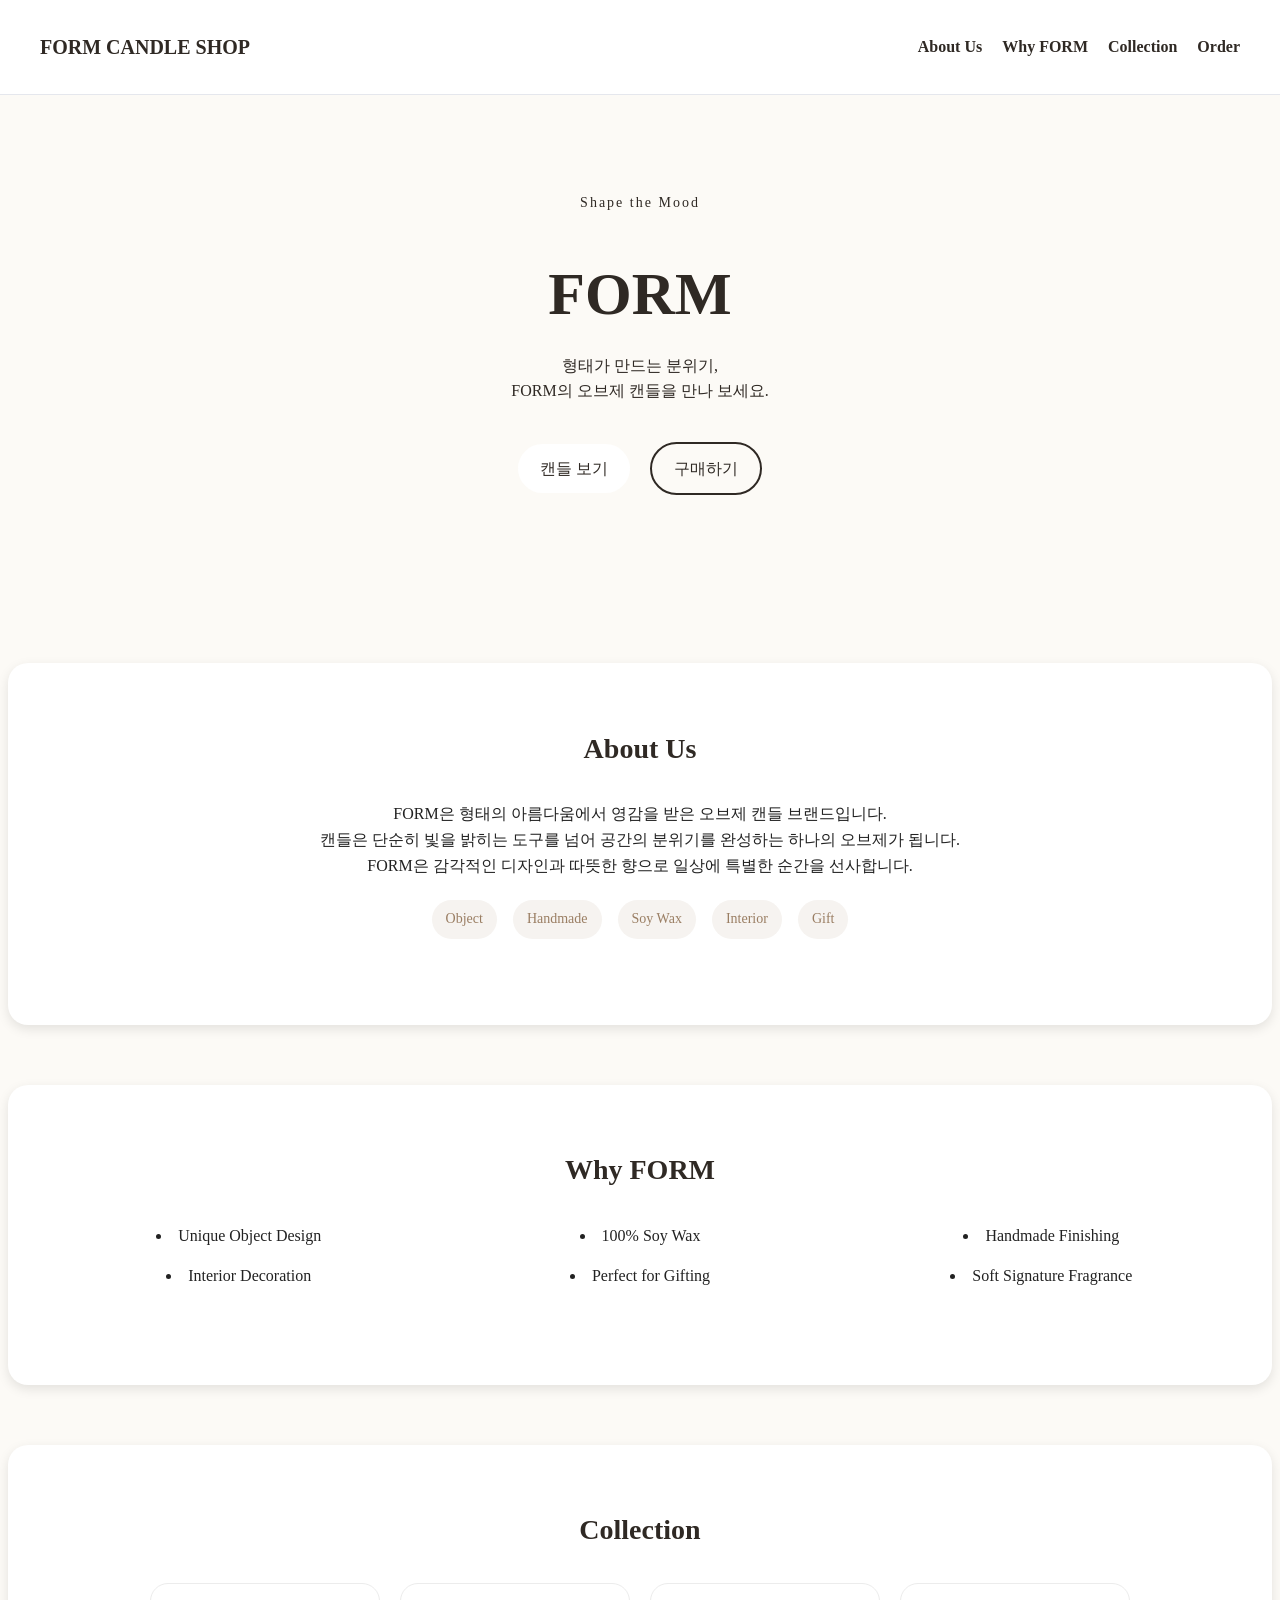
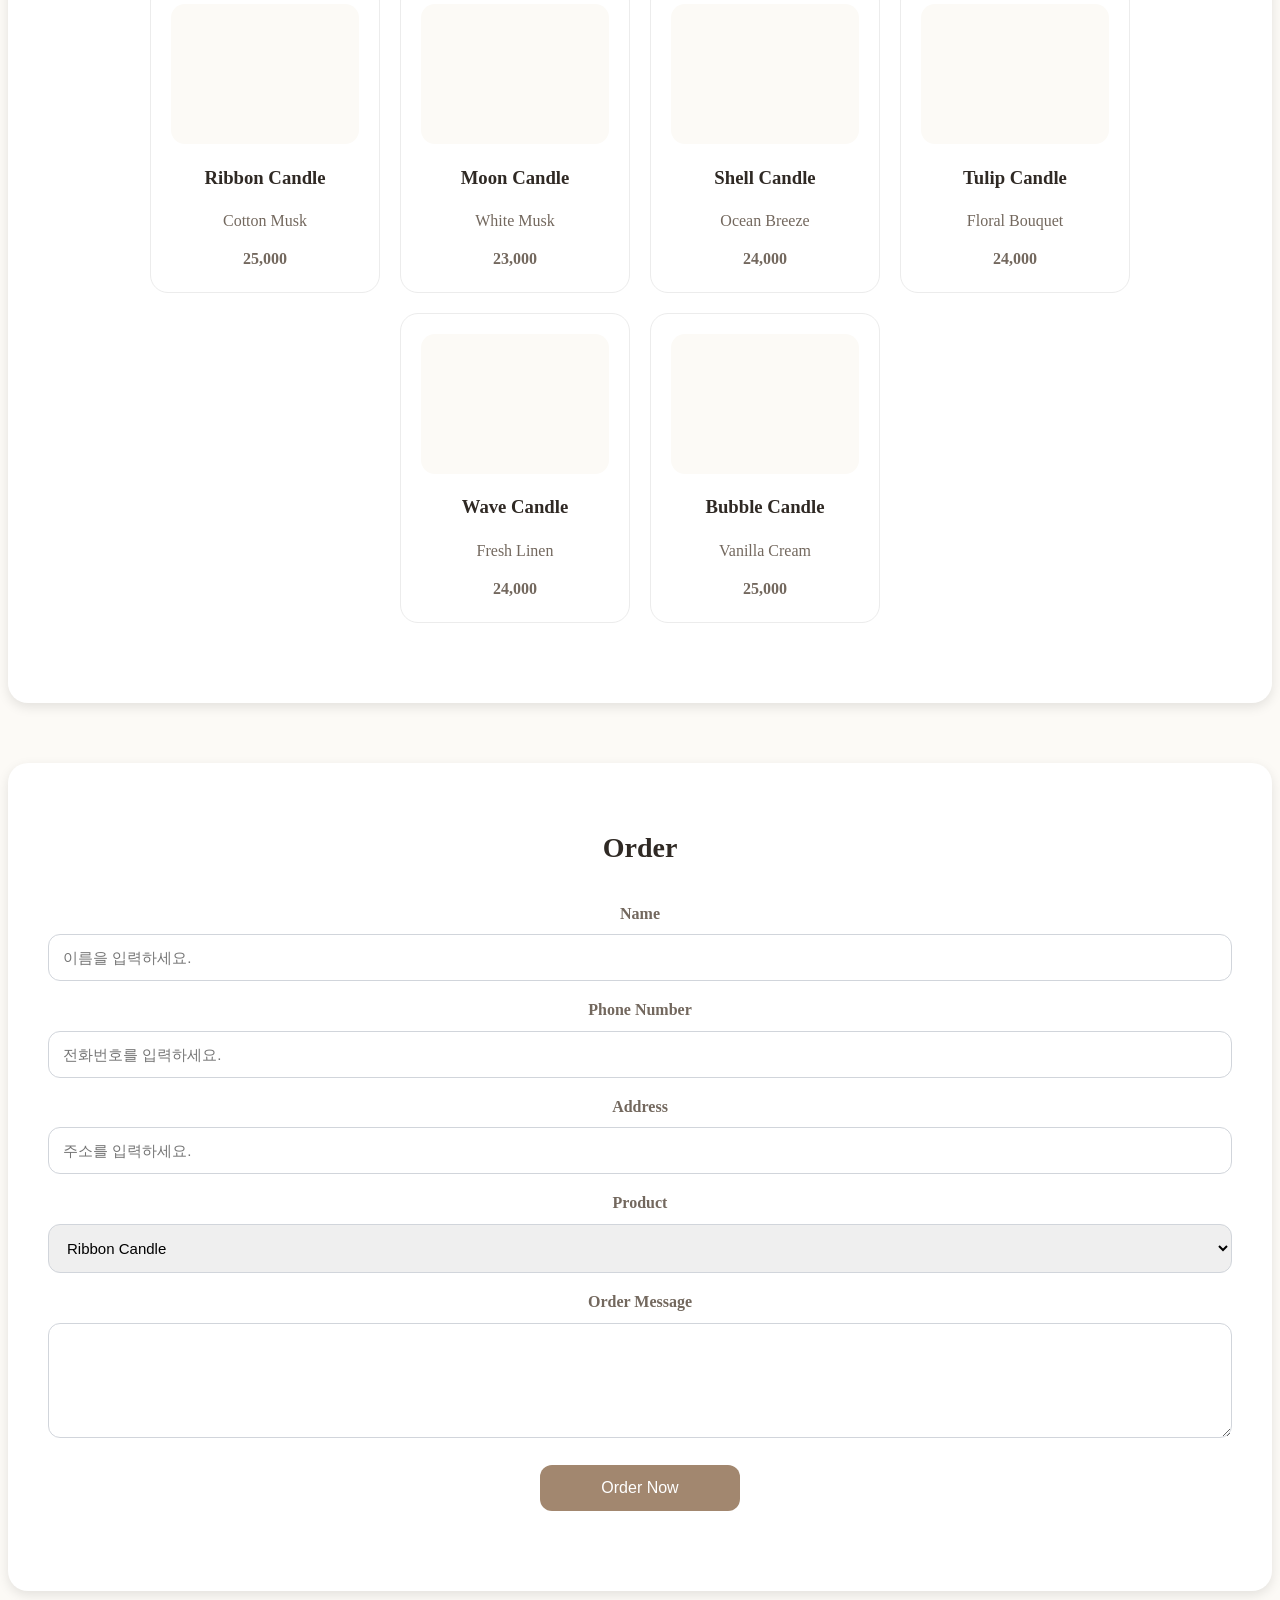
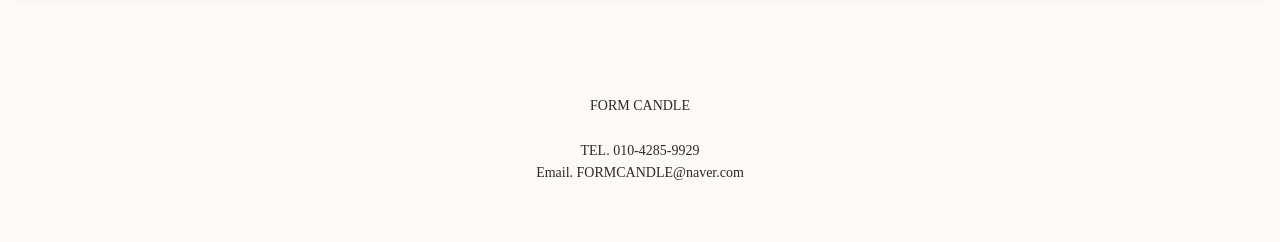
<file: index.html>
<!DOCTYPE html>
<html lang="en">
<head>
    <meta charset="UTF-8">
    <meta name="viewport" content="width=device-width, initial-scale=1.0">
    <title> FORM CANDLE </title>
    <link rel="stylesheet" href="style.css">
</head>
<body>
    <nav> 
    <div class="logo"> FORM CANDLE SHOP </div>
    <ul>
        <li> <a href="#about"> About Us </a> </li>
        <li> <a href="#Why"> Why FORM </a> </li>
        <li><a href="#Collection"> Collection </a> </li>
        <li> <a href="#Order"> Order </a> </li>
    </ul>
    </nav>

    <header class="hero">
    <div class="hero-text">
        <p class="small-title"> Shape the Mood </p>
        <h1> FORM </h1>
        <p class="hero-description"> 형태가 만드는 분위기, <br>  FORM의 오브제 캔들을 만나 보세요. </p>

        <div class="hero-buttons"> 
            <a href="#" class="btn first"> 캔들 보기 </a>
            <a href="#" class="btn second"> 구매하기 </a>
        </div>
    </div>
    </header>

    <section id="about">
        <h2> About Us </h2>
        <p> FORM은 형태의 아름다움에서 영감을 받은 오브제 캔들 브랜드입니다.
            <br>
            캔들은 단순히 빛을 밝히는 도구를 넘어 공간의 분위기를 완성하는 하나의 오브제가 됩니다.
            <br>
            FORM은 감각적인 디자인과 따뜻한 향으로 일상에 특별한 순간을 선사합니다.
        </p>

        <div class="skills">
            <span> Object</span>
            <span> Handmade </span>
            <span> Soy Wax </span>
            <span> Interior </span>
            <span> Gift </span>
        </div>
    </section>

    <section id="Why"> 
    <h2> Why FORM </h2>
    <ul>
        <li> Unique Object Design</li>
        <li> 100% Soy Wax </li>
        <li> Handmade Finishing </li>
        <li> Interior Decoration </li>
        <li> Perfect for Gifting </li>
        <li> Soft Signature Fragrance </li>
        
    </ul>

    </section>

    <section id="Collection">
        <h2> Collection </h2>

        <div class="portfolio-grid">
            <div class="card">
                <div class="card-image ribbon"> </div>
                <h3> Ribbon Candle </h3>
                <p> Cotton Musk </p>
                <span>25,000</span>
            </div>

            <div class="card">
                <div class="card-image moon">  </div>
                <h3> Moon Candle </h3>
                <p> White Musk </p>
                <span>23,000</span>
            </div>

            <div class="card">
                <div class="card-image shell">  </div>
                <h3> Shell Candle </h3>
                <p> Ocean Breeze </p>
                <span>24,000</span>
            </div>

            <div class="card">
                <div class="card-image tulip">  </div>
                <h3> Tulip Candle </h3>
                <p> Floral Bouquet</p>
                <span>24,000</span>
            </div>

            <div class="card">
                <div class="card-image wave"> </div>
                <h3> Wave Candle </h3>
                <p> Fresh Linen</p>
                <span>24,000</span>
            </div>

            <div class="card">
                <div class="card-image bubble">  </div>
                <h3> Bubble Candle </h3>
                <p> Vanilla Cream</p>
                <span>25,000</span>
            </div>
        </div>

    </section>

    <section id="Order"> 
        <h2> Order </h2>

        <form class="contact-form">
            <label for="name"> Name </label>
            <input type="text" name="name" placeholder="이름을 입력하세요.">

            <label for="number"> Phone Number </label>
            <input type="text" name="number" placeholder="전화번호를 입력하세요.">

            <label for="address"> Address </label>
            <input type="text" name="address" placeholder="주소를 입력하세요.">

            <label for="type"> Product </label>
            <select name="type"> 
                <option> Ribbon Candle </option>
                <option> Moon Candle </option>
                <option> Shell Candle </option>
                <option> Tulip Candle </option>
                <option> Wave Candle </option>
                <option> Bubble Candle </option>

            </select>

            <label for="message"> Order Message </label>
            <textarea name="message" placeholder="요청 사항을 입력하세요." rows="5">
            </textarea>

            <input type="submit" value="Order Now"
        </form>
    </section>

    <footer>
        <p> FORM CANDLE
            <br>

            <br>
        
        TEL. 010-4285-9929
        <br>
        Email. FORMCANDLE@naver.com </p>
    </footer>
    
</body>
</html>
</file>
<file: style.css>
nav {
    font-family: "georgia", serif;
    background-color: #ffff;
    border-bottom: 1px solid #e5e7ed;
    padding: 18px 40px;
    display: flex;
    justify-content: space-between;
    align-items: center;

    position: fixed;
    top: 0;
    left: 0;
    width: 100%;
    z-index: 1000;
}

* {
    box-sizing: border-box;
}

#Why ul {
    display: grid;
    grid-template-columns: repeat(3, 1fr);
    gap: 15px 20px;
    text-align: center;
    list-style-position: inside;
    padding: 0;
}

nav ul {
    list-style: none;
    display: flex;
    gap: 20px;
}

nav ul li a{
    font-family: "nanum myeongjo";
    text-decoration: none;
    color: #2f2924;
    font-weight: bold;
}

nav ul li a:hover{
    color: #9a7e63;
}

.logo {
    font-size: 20px;
    font-weight: bold;
    color: #2f2924;
}

.hero {
    background: #f8f5f0;
background: linear-gradient(135deg, #f8f5f0 0%, #f1e8dd 100%);
    color: #2f2924;
    padding: 100px 20px;
    text-align: center;

    background-image: url(https://jw0u6edydcrjvkyb.private.blob.vercel-storage.com/Form%20candle.jpg?vercel-blob-delegation=[base64].NVVwu86lCKTmmRs6TaoLPAkGQ4SFVuewkqEDoKEU6cc&vercel-blob-signature=ZroUfuNoZNETRB4zUZ20mVD9ULuby2qwsnsbwQL14cg);
    background-size: cover;
    background-position: center 70%;
    
    
}



.small-title{
    font-size: 14px;
    letter-spacing: 2px;
    margin-bottom: 15px;
}

.hero h1 {
    font-family: "georgia", serif;
    font-size: 60px;
    margin-bottom: 20px;
    line-height: 1.3;
}

.hero-description {
    font-family: "nanum myeongjo";
    font-size: 16px;
    width: 100%;
    max-width: 650px;
    margin: 0 auto 30px auto;
    text-align: center;
    
}

.btn{
    display: inline-block;
    padding: 12px 22px;
    border-radius: 30px;
    text-decoration: none;
    margin: 8px;
}

.first{
    background-color: white;
    color: #2f2924;

}

.first:hover{
    background-color: #f3f4f6;
}

.second{
    border: 2px solid #2f2924;
    color: #2f2924;
}

.second:hover{
    background-color: #f3f4f6;
    color: #2f2924;
}

body {
    background-color: #fcfaf6;
    color: #222;
    line-height: 1.6;
    padding-top: 70px;
}

section{
    text-align: center;
    font-family: "nanum myeongjo";
    background-color: white;
    width: 100%;
    margin: 60px auto;
    padding: 40px 40px 80px 40px;
    border-radius: 20px;
    box-shadow: rgba(0, 0, 0, 0.1) 0px 4px 12px;
}

section h2{
    font-size: 28px;
    margin-bottom: 30px;
    color: #2f2924;
}

.skills span{
    display: inline-block;
    background-color: #f6f3f0;
    padding: 8px 14px;
    border-radius: 20px;
    margin: 6px;
    font-size: 14px;
    color: #9a7e63;
}

#services ul{
    font-size: 17px;
}

footer{
    text-align: center;
    padding: 30px 20px;
    color: #2f2924;
    font-size: 14px;
}

.card {
    width: 230px;
    border: 1px solid #ececec;
    border-radius: 18px;
    padding: 20px;
}

.card h3 {
    color: #2f2924;
    margin-bottom: 15px;
}

.card p {
    color: #73685e;
    margin-bottom: 12px;
}

.card span {
    color: #73685e;
    text-decoration: none;
    font-weight: bold;
}

.card h3:hover{
    text-decoration: underline;
}

.card-image {
    height: 140px;
    background-color: #fcfaf6;
    border-radius: 14px;
    font-size: 22px;
    font-weight: bold;
    color: #2f2924;
    display: flex;
    justify-content: center;
    align-items: center;
    margin-bottom: 18px;
}




.ribbon {
    background-image: url("https://jw0u6edydcrjvkyb.private.blob.vercel-storage.com/ribbon.jpg?vercel-blob-delegation=[base64].1FNm7CKNoX5k_HeuxnzEwLqMpMgTcHA8TdlBLs-RtOI&vercel-blob-signature=Eec5rPbXquAkUOzbqdrK93e12_m7Qh_Pn1QOZmyPdDA");
    background-size: cover;
}

.moon {
    background-image: url("https://jw0u6edydcrjvkyb.private.blob.vercel-storage.com/moon.jpg?vercel-blob-delegation=[base64].RNlAyse92qfnwy_YsLAG7YEGN_EKGBbEgAKTQKgGMRU&vercel-blob-signature=sC2Py-uIP2ydhvMtgkPqHIvYUCcmU6UrhWuPNI_8mF8");
    background-size: cover;
}

.shell {
    background-image: url("https://jw0u6edydcrjvkyb.private.blob.vercel-storage.com/shell.jpg?vercel-blob-delegation=[base64].1v1uMrbYVw6wyPwI2smBNO9c0LckWcbHzQqIlxsePBg&vercel-blob-signature=m1Lsy21OCZaMBpKMJtShWM7PKbyRWr8gGws--dBz1uo");
    background-size: cover;
}

.tulip {
    background-image: url("https://jw0u6edydcrjvkyb.private.blob.vercel-storage.com/tulip.jpg?vercel-blob-delegation=[base64].k-1KRkp7su15YZ3P5w6Hcq0QsTioVy3bc1d_dadmJpM&vercel-blob-signature=6w7uWTn4Y6BFEnBT4sAy_v3f7snQ64xuchG5UrM6meg");
    background-size: cover;
}

.wave {
    background-image: url("https://jw0u6edydcrjvkyb.private.blob.vercel-storage.com/wave.jpg?vercel-blob-delegation=[base64].skkIhmPLNeNx4cpHsbSYNIKuevgvLa-oWoLBSgzkIWE&vercel-blob-signature=cpx4Lk0a_n0ehbQkLB1sps75TESBj3nj1SGXMyaLOfI");
    background-size: cover;
}

.bubble {
    background-image: url("https://jw0u6edydcrjvkyb.private.blob.vercel-storage.com/bubble.jpg?vercel-blob-delegation=[base64].0fM-kHJL-fI3TPSmgf5cHjv4S8O1QS3TjuD2Dpg49qM&vercel-blob-signature=AYc0PZaEK8vjX4DdI179hHuoI_U1iHNT0WuKLulKgYg");
    background-size: cover;
}






.portfolio-grid {
    display: flex;
    gap: 20px;
    flex-wrap: wrap;

    justify-content: center;
}

.contact-form label{
    display: block;
    margin-top: 16px;
    margin-bottom: 8px;
    color: #73685e;
    font-weight: bold;
}

.contact-form input,
.contact-form select,
.contact-form textarea{
    width: 100%;
    padding: 14px;
    border: 1px solid #d1d5db;
    border-radius: 12px;
    font-size: 15px;

    
}

.contact-form input[type="submit"]{

    margin-top: 20px;
    background-color: #a2876f;
    color: #ffffff;
    width: 200px;
    font-size: 16px;
    border: none;
    padding: 14px 24px;
}
</file>
